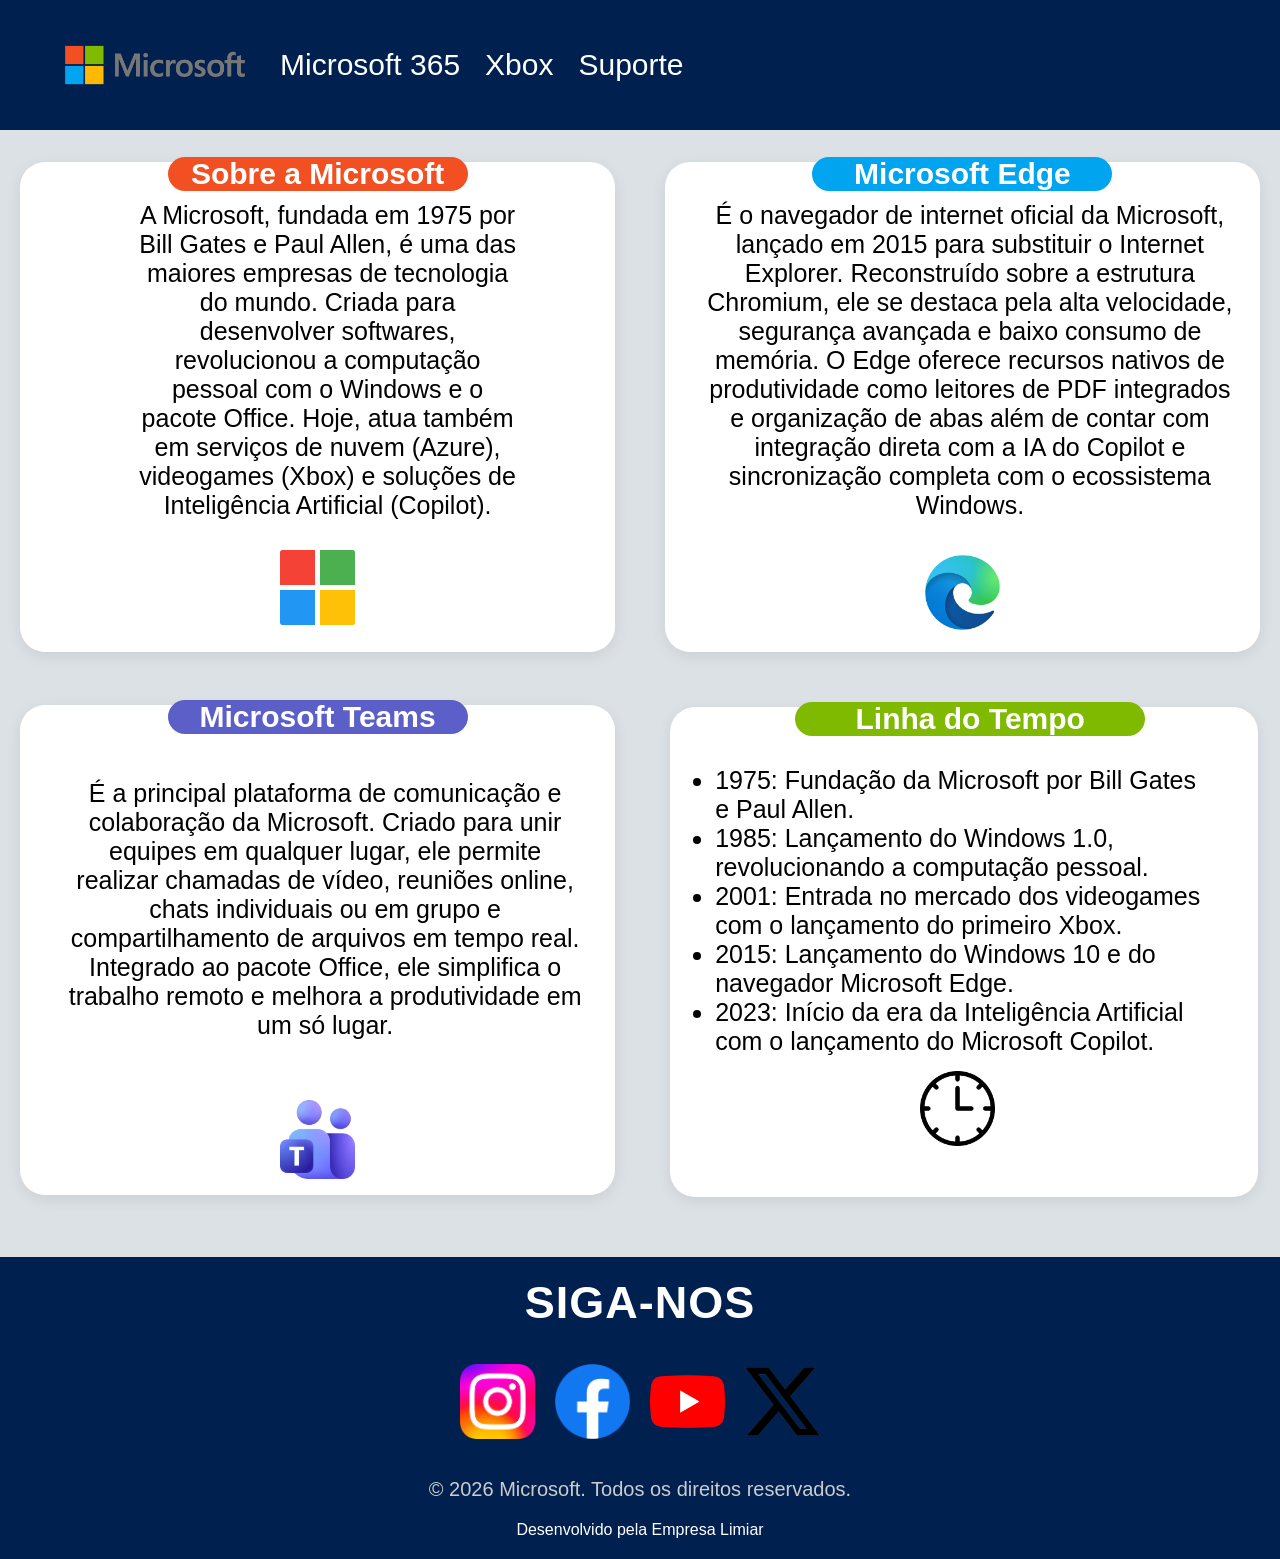
<file: index.html>
<!DOCTYPE html>
<html lang="pt-br">

<head>
    <meta charset="UTF-8">
    <meta name="viewport" content="width=device-width, initial-scale=1.0">
    <title>Microsoft</title>
    <link rel="stylesheet" href="./style.css">
    <link rel="icon" type="image/png" href="./imagens/Microsoft_23401 (1).ico"> <!--Logo microsoft-->
</head>

<body>
    <header>
            <a href="./index.html" class="ancora">
            <img src="./imagens/imagem pagina inicial.webp" width="250px"></a>
            <nav class="ancora">
            <a href="./windows.html" class="ancora">Microsoft 365</a>
            <a href="xbox.html" class="ancora">Xbox</a>
            <a href="./suporte.html" class="ancora">Suporte</a>
        </nav>
    </header>
    <main>
        <section class="caixa-sobre">
            <section class="sobre">
                <h2 id="titulo-sobre">Sobre a Microsoft</h2>
           <p id="paragrafo-sobre">A Microsoft, fundada em 1975 por Bill Gates e Paul Allen, é uma das maiores empresas de 
            tecnologia do mundo. Criada para desenvolver softwares, revolucionou a computação pessoal com o Windows e o pacote Office.
             Hoje, atua também em serviços de nuvem (Azure), videogames (Xbox) e soluções de Inteligência Artificial (Copilot). </p>
             <img  id="imagem-caixa" src="./imagens/logo microsoft paragrafo.png" width="75px">
            </section>
        </section>

        <section class="caixa-fundo">
            <section class="fundo">
                <h2 id="Titulo-caixa">Microsoft Edge</h2>
                <p id="paragrafo-fundo">É o navegador de internet oficial da Microsoft, lançado em 2015 para substituir o Internet 
                    Explorer. Reconstruído sobre a estrutura Chromium, ele se destaca pela alta velocidade, segurança avançada e baixo 
                    consumo de memória. O Edge oferece recursos nativos de produtividade como leitores de PDF 
                    integrados e organização de abas  além de contar com integração direta com a IA do Copilot e sincronização 
                    completa com o ecossistema Windows.</p>
                    <img  id="imagem-fundo" src="./imagens/Microsoft_Edge_logo.png" width="75px">
                </section>
            </section>
    </main>

    <main id="main-dois">
                <section class="box-fundo">
                <section class="box">
                    <h2 id="titulo-box">Microsoft Teams</h2>
                    <p id="paragrafo-box">É a principal plataforma de comunicação e colaboração da Microsoft. Criado para unir equipes 
                        em qualquer lugar, ele permite realizar chamadas de vídeo, reuniões online, chats individuais ou em grupo e 
                        compartilhamento de arquivos em tempo real. Integrado ao pacote Office, ele simplifica o trabalho remoto e
                        melhora a produtividade em um só lugar.</p>
                        <img  id="imagem-box" src="./imagens/Microsoft_Office_Teams_dois.webp" width="75px">
                </section>
            </section>

    

   
                <section class="ultima-caixa">
                <section class="-ultima">
                <h2 id="titulo-final">Linha do Tempo</h2>
                <ul id="lista">
                <li>1975: Fundação da Microsoft por Bill Gates e Paul Allen.</li>
                <li>1985: Lançamento do Windows 1.0, revolucionando a computação pessoal.</li>
                <li>2001: Entrada no mercado dos videogames com o lançamento do primeiro Xbox.</li>
                <li>2015: Lançamento do Windows 10 e do navegador Microsoft Edge.</li>
                <li>2023: Início da era da Inteligência Artificial com o lançamento do Microsoft Copilot.</li>
                </ul>
                <img id="imagem-relogio" src="./imagens/relogio.png" width="75px">
                </section>
                </section>
      </main>

        <footer class="Rodape">
        <h3 id="titulo-rodape">SIGA-NOS</h3>
        <div class="redes-sociais">
<a href="https://www.instagram.com/microsoft?utm_source=ig_web_button_share_sheet&obrf=ZDNlZDc0MzIxNw==" target="_blank">
<img class="imagem-rodape" src="./imagens/instagram-icon.png" width="100px">
</a>

<a href="https://www.facebook.com/Microsoft/" target="_blank">
<img class="imagem-rodape" src="./imagens/Facebook_Logo_(2019).png" width="100px" >
</a>

<a href="https://youtube.com/@microsoft?si=-nxbOy0fIOeGw1J4" target="_blank">
<img class="imagem-rodape" src="./imagens/youtube.png" width="200px">
</a>

<a href="https://x.com/Microsoft?s=20" target="_blank">
<img class="imagem-rodape" src="./imagens/images_twitter-removebg-preview.png" width="100px">
</a>


        </div>
        <p class="copyright">&copy; 2026 Microsoft. Todos os direitos reservados.</p>
        <p>Desenvolvido pela Empresa Limiar</p>
        </footer>
</body>
</html>
</file>
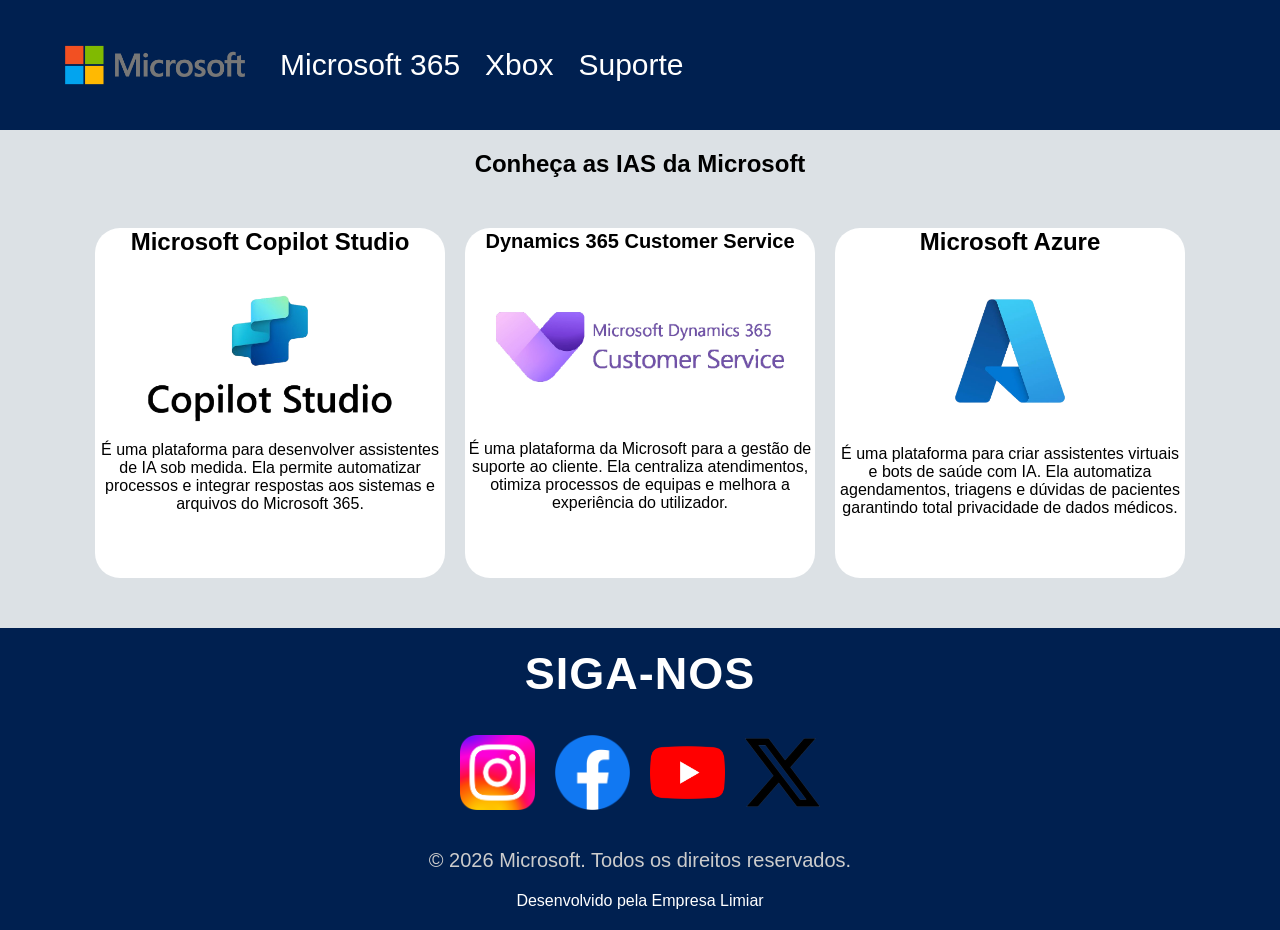
<file: suporte.html>
<!DOCTYPE html>
<html lang="pt-br">

<head>
    <meta charset="UTF-8">
    <meta name="viewport" content="width=device-width, initial-scale=1.0">
    <title>Suporte</title>
    <link rel="stylesheet" href="./suporte.css">
    <link rel="shortcut icon" href="./imagens/Microsoft_23401 (1).ico">
</head>
    <header>
        <a href="./index.html" class="ancora">
            <img src="./imagens/imagem pagina inicial.webp" width="250px"></a>
        <nav class="ancora">
            <a href="./windows.html" class="ancora">Microsoft 365</a>
            <a href="xbox.html" class="ancora">Xbox</a>
            <a href="./suporte.html" class="ancora">Suporte</a>
        </nav>
    </header>
<body>

<h2 id="h2-titulosite"><b>Conheça as IAS da Microsoft</b></h2>

<section class="estrutura-ias">
<div class="caixa-copilot">
<h2 id="titulo-copilot">Microsoft Copilot Studio</h2>
<img id="imagem-copilot" src="./imagens/copilot_studio-removebg-preview.png">
<p id="paragrafo-copilot">É uma plataforma para desenvolver assistentes de IA sob medida. Ela permite automatizar processos e 
    integrar respostas aos sistemas e arquivos do Microsoft 365.</p>
</div>
<div class="dynamic-microsoft">
<h2 id="titulo-dynamic"> Dynamics 365 Customer Service</h2>
<img id="imagem-dynamic" src="./imagens/microsoft_dynamics-removebg-preview.png">
<p id="paragrafo-dynamic">É uma plataforma da Microsoft para a gestão de suporte ao cliente. Ela centraliza atendimentos, 
    otimiza processos de equipas e melhora a experiência do utilizador.</p>
</div>
<div class="azure-ia">
<h2 id="titulo-azure">Microsoft Azure</h2>
<img id="imagem-azure" src="./imagens/azure-removebg-preview.png">
<p id="paragrafo-azure">É uma plataforma para criar assistentes virtuais e bots de saúde com IA. 
Ela automatiza agendamentos, triagens e dúvidas de pacientes garantindo total privacidade de dados médicos.</p>
</div>
</section>
 <footer class="Rodape">
        <h3 id="titulo-rodape">SIGA-NOS</h3>
        <div class="redes-sociais">
<a href="https://www.instagram.com/microsoft?utm_source=ig_web_button_share_sheet&obrf=ZDNlZDc0MzIxNw==" target="_blank">
<img class="imagem-rodape" src="./imagens/instagram-icon.png" width="100px">
</a>

<a href="https://www.facebook.com/Microsoft/" target="_blank">
<img class="imagem-rodape" src="./imagens/Facebook_Logo_(2019).png" width="100px" >
</a>

<a href="https://youtube.com/@microsoft?si=-nxbOy0fIOeGw1J4" target="_blank">
<img class="imagem-rodape" src="./imagens/youtube.png" width="200px">
</a>

<a href="https://x.com/Microsoft?s=20" target="_blank">
<img class="imagem-rodape" src="./imagens/images_twitter-removebg-preview.png" width="100px">
</a>


        </div>
        <p class="copyright">&copy; 2026 Microsoft. Todos os direitos reservados.</p>
        <p>Desenvolvido pela Empresa Limiar</p>
        </footer>
</body>
</html>
</file>
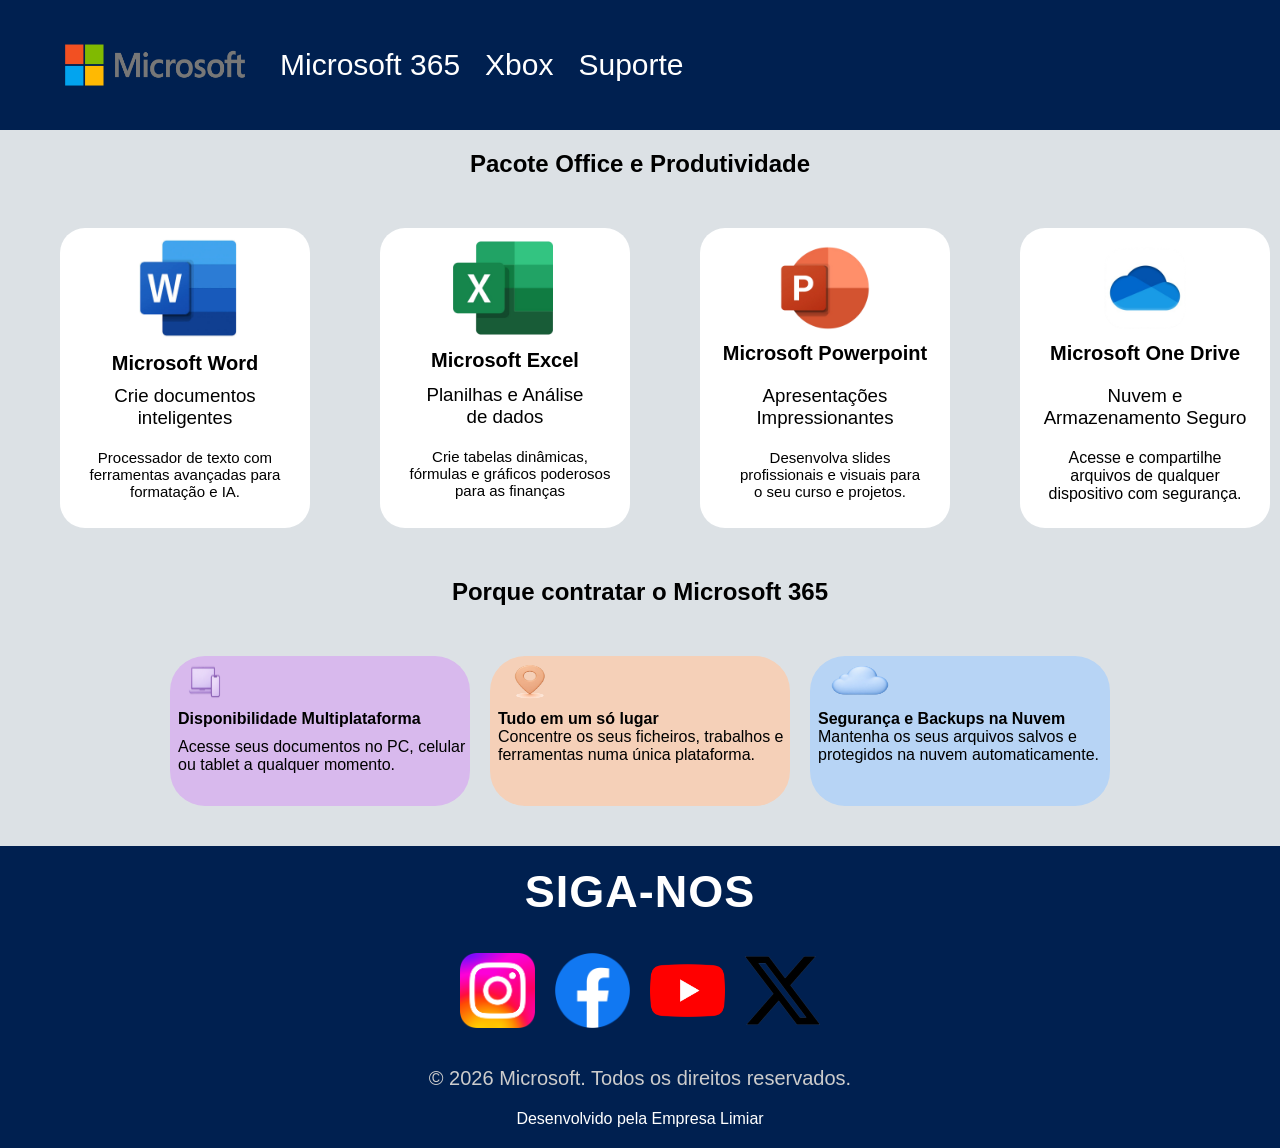
<file: windows.html>
<!DOCTYPE html>
<html lang="pt-br">
    <head>
        <meta charset="UTF-8">
        <meta name="viewport" content="width=device-width, inicial-scale=1.0">
        <title>Pacote office</title>
        <link rel="stylesheet" href="./windows.css">
        <link rel="icon" type="image/png" href="./imagens/Microsoft_23401 (1).ico">
    </head>
    <body>
        <header>
            <a href="./index.html" class="ancora">
            <img id="imagem-microsoft" src="./imagens/imagem pagina inicial.webp"></a>
            <nav class="ancora">
            <a href="./windows.html" class="ancora">Microsoft 365</a>
            <a href="xbox.html" class="ancora">Xbox</a>
            <a href="./suporte.html" class="ancora">Suporte</a>
        </nav>
    </header>
<h2 id="titulo-windows">Pacote Office e Produtividade</h2>

<section class="produtos-section">
<div class="caixa-windows">
<img id="imagem-word"  src="./imagens/word.jpg">
<h2 id="titulo-word">Microsoft Word</h2>
<h3 id="h3-word">Crie documentos <br> inteligentes</h3>
<p id="paragrafo-word">Processador de texto com ferramentas  avançadas para formatação e IA.</p>
</div>

<div class="caixa-windows">
<img id="imagem-excel"  src="./imagens/Excel-foto-certa.png">
<h2 id="titulo-excel">Microsoft Excel</h2>
<h3 id="h3-excel">Planilhas e Análise <br> de dados</h3>
<p id="paragrafo-excel">Crie tabelas dinâmicas, fórmulas e gráficos poderosos para as finanças</p>
</div>
<div class="caixa-windows">
<img  id="imagem-powerpoint" src="./imagens/powerpoint-certinho.png">
<h2 id="titulo-powerpoint">Microsoft Powerpoint</h2>
<h3 id="h3-powerpoint">Apresentações <br> Impressionantes</h3>
<p id="paragrafo-powerpoint">Desenvolva slides <br> profissionais e visuais para <br> o seu curso e projetos.</p>
</div>

<div class="caixa-windows">
<img id="imagem-onedrive"  src="./imagens/One drive -certo.png">
<h2 id="titulo-onedrive">Microsoft One Drive</h2>
<h3 id="h3-one-drive">Nuvem e<br> Armazenamento Seguro</h3>
<p id="paragrafo-onedrive">Acesse e compartilhe <br> arquivos de qualquer <br> dispositivo com segurança.</p>
</div>
</section>

<h2 id="comprar-produtos">Porque contratar o Microsoft 365</h2>
<section class="produtos-compra">
<div class="roxo">
<img id="imagem-roxo" src="./imagens/Laptop_e_Smartphone_em_Lilás_Pastel-removebg-preview.png">
<h4 id="h4-roxo">Disponibilidade Multiplataforma</h4>
<p id="paragrafo-roxo">Acesse seus documentos no PC, celular ou tablet a qualquer momento.</p>
</div>
<div class="cartão-laranja">
<img id="imagem-laranja" src="./imagens/Ícone_de_pino_de_localização_em_pêssego-removebg-preview.png">
<h4 id="h4-laranja">Tudo em um só lugar</h4>
<p id="paragrafo-laranja">Concentre os seus ficheiros, trabalhos e ferramentas numa única plataforma.</p>
</div>

<div class="cartão-azul">
<img id="imagem-azul" src="./imagens/Nuvem_Azul_Pastel_em_3D-removebg-preview.png">
<h4 id="h4-azul">Segurança e Backups na Nuvem</h4>
<p id="paragrafo-azul">Mantenha os seus arquivos salvos e protegidos na nuvem automaticamente.</p>
</div>
</section>

  <footer class="Rodape">
        <h3 id="titulo-rodape">SIGA-NOS</h3>
        <div class="redes-sociais">
<a href="https://www.instagram.com/microsoft?utm_source=ig_web_button_share_sheet&obrf=ZDNlZDc0MzIxNw==" target="_blank">
<img class="imagem-rodape" src="./imagens/instagram-icon.png" width="100px">
</a>

<a href="https://www.facebook.com/Microsoft/" target="_blank">
<img class="imagem-rodape" src="./imagens/Facebook_Logo_(2019).png" width="100px" >
</a>

<a href="https://youtube.com/@microsoft?si=-nxbOy0fIOeGw1J4" target="_blank">
<img class="imagem-rodape" src="./imagens/youtube.png" width="200px">
</a>

<a href="https://x.com/Microsoft?s=20" target="_blank">
<img class="imagem-rodape" src="./imagens/images_twitter-removebg-preview.png" width="100px">
</a>


        </div>
        <p class="copyright">&copy; 2026 Microsoft. Todos os direitos reservados.</p>
        <p>Desenvolvido pela Empresa Limiar</p>
        </footer>


    </body>
</html>
</file>
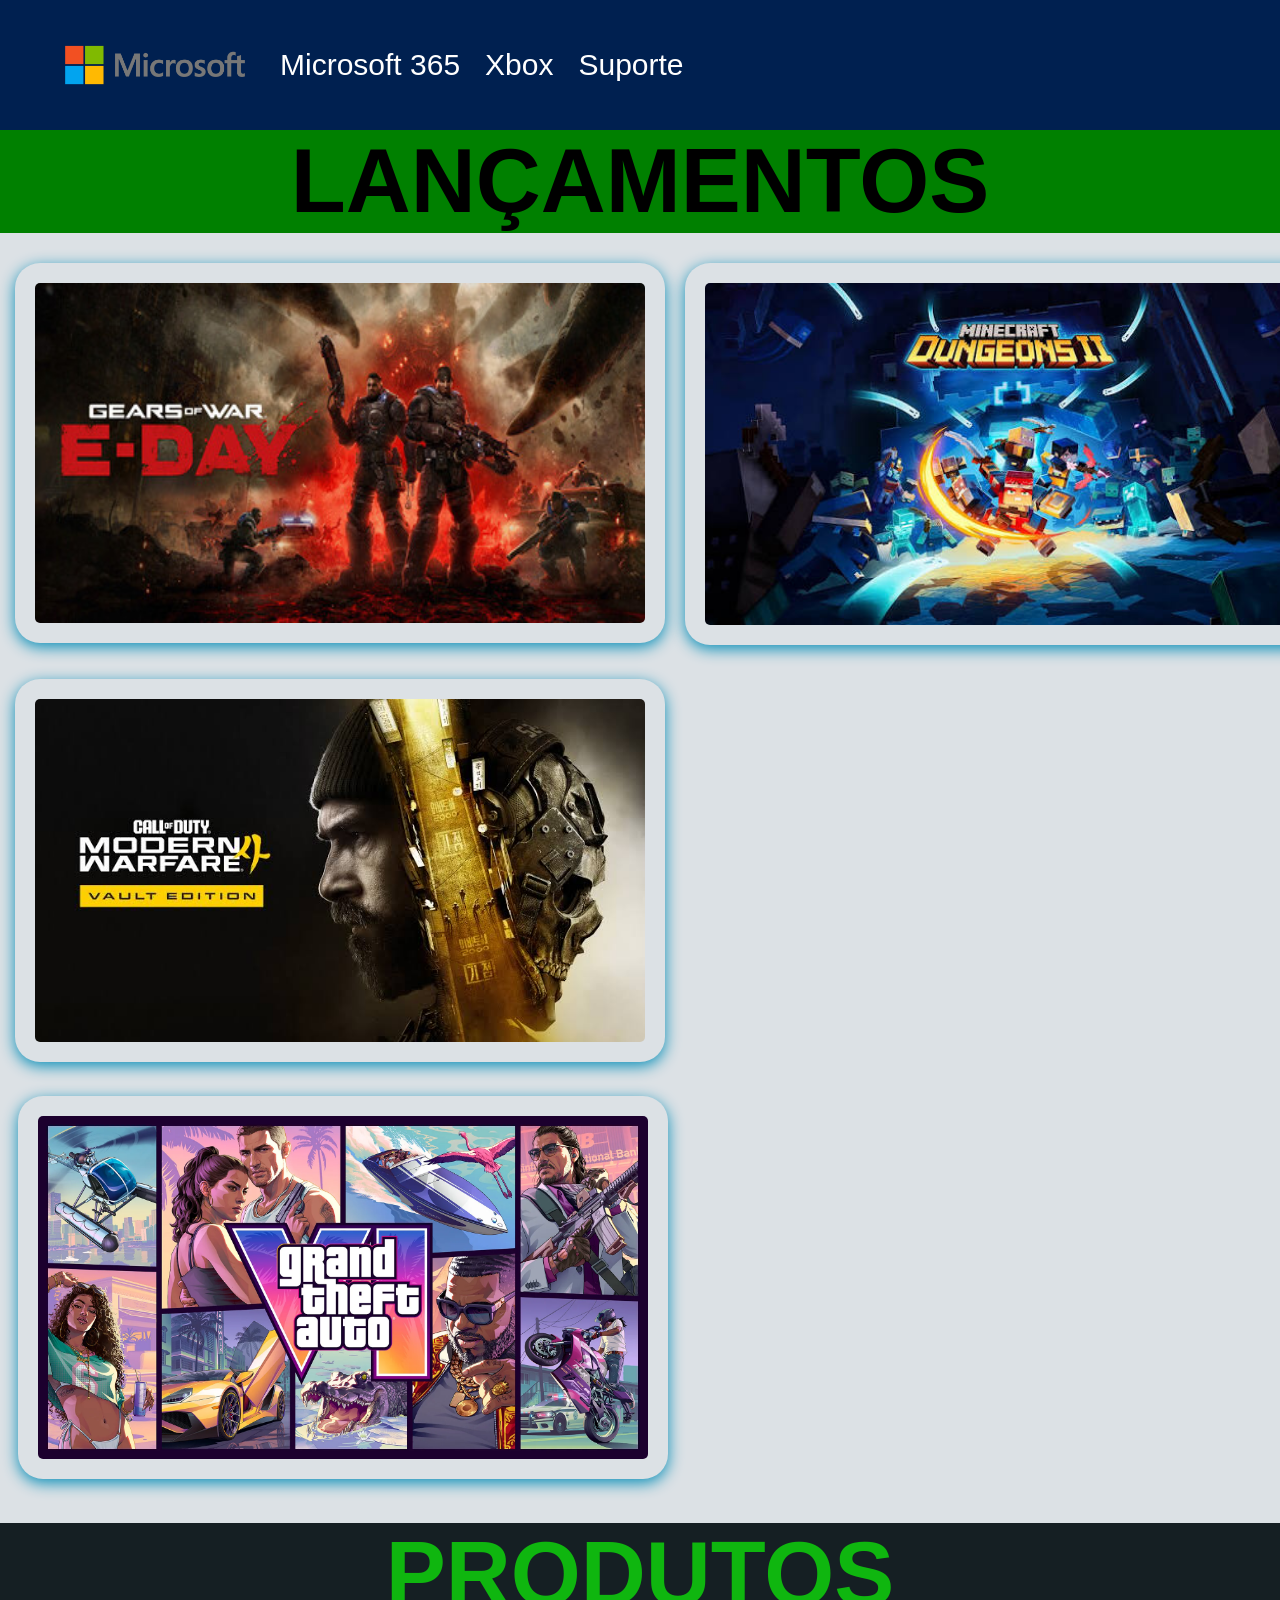
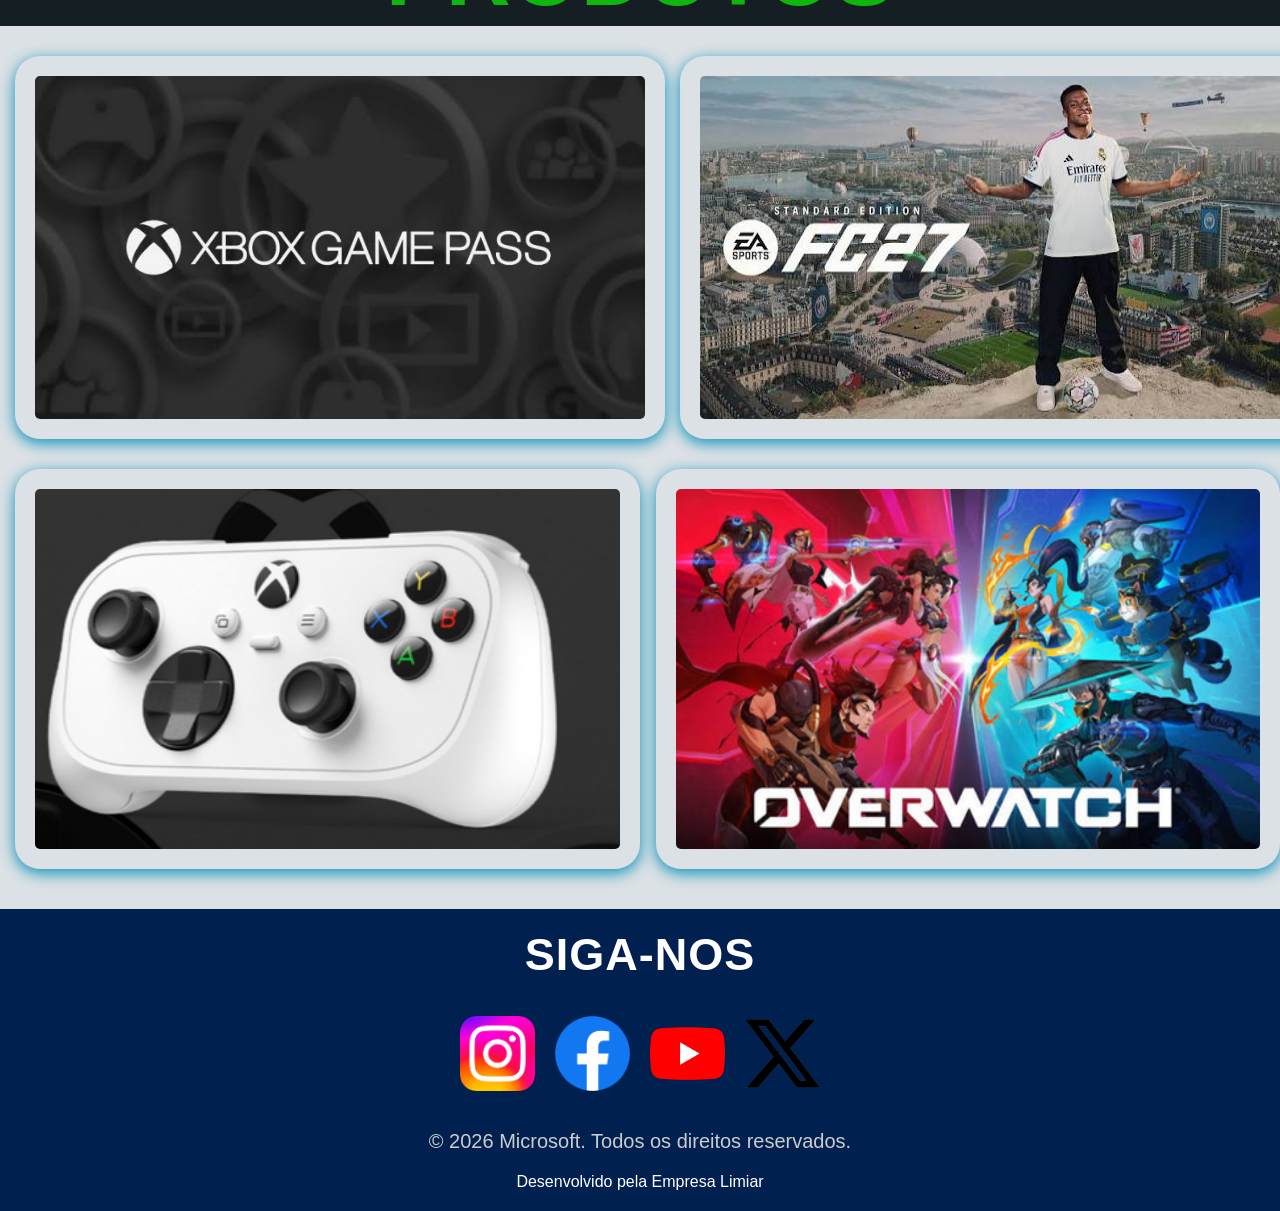
<file: xbox.html>
<!DOCTYPE html>
<html lang="pt-br">

<head>
    <meta charset="UTF-8">
    <meta name="viewport" content="width=device-width, initial-scale=1.0">
    <title>Microsoft</title>
    <link rel="stylesheet" href="./xbox.css">
    <link rel="icon" type="image/png" href="./imagens/Microsoft_23401 (1).ico"> <!--Logo microsoft-->
</head>

<body>
    <header>
            <a href="./index.html" class="ancora">
            <img src="./imagens/imagem pagina inicial.webp" width="250px"></a>
            <nav class="ancora">
            <a href="./windows.html" class="ancora">Microsoft 365</a>
            <a href="./xbox.html" class="ancora">Xbox</a>
            <a href="./suporte.html" class="ancora">Suporte</a>
            </nav>
    </header>
    <main>
<h2 id="lançamentos">LANÇAMENTOS</h2>
<section class="section-lançamento">

<a href="https://www.youtube.com/watch?v=TOEuNKz3XW8&pp=ygUaZ2VhcnMgb2Ygd2FyIGUgZGF5IHRyYWlsZXI%3D" target="_blank">
<img id="imagem-gears" src="./imagens/gears if way.jpg" width="650px>" height="380px" >
</a>

<a href="https://www.youtube.com/watch?v=nHW7oH_kZd4&pp=ygUcbWluZWNyYWZ0IGR1bmdlb25zIDIgdHJhaWxlctIHCQk_DAGHKiGM7w%3D%3D" target="_blank">
<img id="imagem-mine" src="./imagens/minecraft.jfif" width="650px">
</a>
</section>

<section>
<a href="https://www.youtube.com/watch?v=yLFRQaQT0qM&pp=ygUlY2FsbCBvZiBkdXR5IG1vZGVybiB3YXJmYXJlIDQgdHJhaWxlcg%3D%3D" target="_blank">
<img id="imagem-call-of" src="./imagens/call of duty.jfif" width="650px">
</a>
<a href="https://www.youtube.com/watch?v=QdBZY2fkU-0&pp=ygUNZ3RhIDYgdHJhaWxlcg%3D%3D" target="_blank">
<img id="imagem-gta" src="./imagens/gta 6.webp" width="650">
</a>
</section>

<h2 id="produtos">PRODUTOS</h2>
<section class="section-produtos">
<img id="imagem-xbox-game" src="./imagens/Xbox-Game-Pass-free-games-for-February.jpg" width="650px" alt="">
<img class="imagens-produtos" src="./imagens/fifa 27.jfif" width="650px">
</section>

<section class="section-produtos">
<img id="imagem-controle" src="./imagens/CONTROLE.png" width="650px" height="400px">
<img id="imagem-over" src="./imagens/OVERWATCH.png" width="650px">
</section>
    </main>
    
        <footer class="Rodape">
        <h3 id="titulo-rodape">SIGA-NOS</h3>
        <div class="redes-sociais">
<a href="https://www.instagram.com/microsoft?utm_source=ig_web_button_share_sheet&obrf=ZDNlZDc0MzIxNw==" target="_blank">
<img class="imagem-rodape" src="./imagens/instagram-icon.png" width="100px">
</a>

<a href="https://www.facebook.com/Microsoft/" target="_blank">
<img class="imagem-rodape" src="./imagens/Facebook_Logo_(2019).png" width="100px" >
</a>

<a href="https://youtube.com/@microsoft?si=-nxbOy0fIOeGw1J4" target="_blank">
<img class="imagem-rodape" src="./imagens/youtube.png" width="200px">
</a>

<a href="https://x.com/Microsoft?s=20" target="_blank">
<img class="imagem-rodape" src="./imagens/images_twitter-removebg-preview.png" width="100px">
</a>


        </div>
        <p class="copyright">&copy; 2026 Microsoft. Todos os direitos reservados.</p>
        <p>Desenvolvido pela Empresa Limiar</p>
        </footer>
</body>
</html>
</file>
<file: style.css>
* {
    margin: 0%;
    padding: 0%;
    box-sizing: border-box;
/*Estrutura Basica do CSS*/
} 

header {
    background-color: #002050; /*Coloca o Header com a cor de fundo ciano*/
    display: flex; /*Coloca um do lado do outro*/
    justify-content: flex-start; /*Junta os elementos*/
    align-items: center; /* Centraliza verticalmente o logo e os links */
    padding: 10px 30px; /* Adiciona um espaçamento interno*/
    height: 130px;
}
body{
background-color: #dce1e5;;
margin: 0;
padding: 0;
font-family: 'Segoe UI', Tahoma, Geneva, Verdana, sans-serif;
}
.ancora{
display: flex; /*Coloca um do lado do outro*/
gap: 25px; /* Espaço entre Windows, Xbox e Contatos */

}
.ancora a{
    color: white; /*Altera a cor de branco pra preto*/
    text-decoration: none; /*Remove o sublinhado*/
    font-size: 30px; /*Tamanho da fonte*/
}

main{
display: flex; /*Coloca as duas seções lado a lado*/
justify-content: space-between; /*Centraliza os itens*/
flex-wrap: wrap;
gap: 20px; /*Cria espaçamento entre elas*/
padding: 20px; /*desce o conteudo*/
align-items: stretch; /*Faz os itens esticarem no eixo transversal*/
width: 100%; /*Largura do Main*/

}
.caixa-sobre {
    background-color: white; /*Coloca a cor verde de fundo na caixa*/
    height: 490px; /*Altura da caixa*/
    width: 45%; /*Largura da caixa*/
    border-radius: 25px; /*Arredondamento da borda da caixa*/
    margin-top: 1%; /*Margem externa de 1%*/
    display: flex; /*Ativa o flexbox e coloca as imagens um do lado da outro*/
    flex: 1; /*Faz a caixa crescer e dividir o espaço disponivel de forma igual*/
    max-width: 48%; /*Limite de largura para que as caixas ocupem a mesma linha*/
    padding: 20px; /*Espaçamento interno onde esta os textos*/
    flex-direction: column; /*Organiza os itens em forma vertical*/
    align-items: center; /*Centraliza os textos no meio*/
    box-shadow: 0 4px 15px rgba(0, 0, 0, 0.08);
    transition: transform 0.2s ease;
}
.caixa-sobre:hover{
transform: translateY(-7px);

}
.sobre {
    display: flex; /*Ativa o flexbox e coloca as imagens um do lado do outro*/
    flex-direction: column; /*Organiza os itens em forma vertical*/
    text-align: center; /*Centraliza o texto no meio*/
    align-items: center; /*Centraliza os textos no meio*/
    width: 70%; /*Altura da caixa que contém os conteúdos*/
}
#paragrafo-sobre{
text-align: center; /*Centraliza o texto*/
width: 100%; /*Altura do texto*/
margin: 10px; /*Distancia o titulo do paragrafo*/
margin-left: 30px; /*Puxa o texto para a esquerda*/
font-size: 25px; /*Aumenta o tamanho da fonte do paragrafo*/
padding: -20px; /*Desce o texto*/
color: black;
}

#titulo-sobre {
    background-color: #f25022; /*Cor do fundo da caixa*/
    color: white;
    width: 300px; /*Tamanho da caixa*/
    border: 100px; /*O tamanho da borda*/
    border-radius: 25px; /*O quanto vai arredondar a borda*/
    text-align: center; /*Centraliza o texto*/
    margin-left: 100x; /*Coloca o texto no meio da caixa*/
    margin-top: -25px; /*Puxa o titulo pra cima*/
    font-size: 30px;
}
#imagem-caixa{
    margin-top: 20px;
}

.caixa-fundo {
    background-color: white; /*Cor de fundo da caixa verde*/
    height: 490px; /*Altura da caixa*/
    width: 100px; /*Largura da caixa*/
    border-radius: 25px; /*Tamanho do arredondamento da caixa*/
    margin-top: 1%; /*Margem externa de 1%*/
    display: flex; /*Ativa o display flex e coloca os elementos um do lado do outro*/
    flex: 1; /*Faz a caixa crescer e dividir o espaço disponivel de forma igual*/
    max-width: 48%; /*Limite de largura para que as caixas ocupem a mesma linha*/
    padding: 20px; /*Espaçamento interno onde esta os textos*/
    flex-direction: column; /*Organiza os itens em forma vertical*/
    align-items: center; /*Centraliza os elementos*/
    box-shadow: 0 4px 15px rgba(0, 0, 0, 0.08);
    transition: transform 0.2s ease;
}
.caixa-fundo:hover{
transform: translateY(-7px);
}

.fundo {
    display: flex; /*Ativa o flexbox*/
    flex-direction: column; /*Organiza os itens em forma vertical*/
    text-align: center; /*Centraliza os textos*/
    align-items: center; /*Centraliza os elementos*/
}

#Titulo-caixa {
    background-color: #00a4ef; /*Cor do fundo da caixa de laranja*/
    color: white;
    width: 300px; /*Largura da caixa*/
    border: 100px; /*Tamanho da borda*/
    border-radius: 25px; /*Tamanho do arredondamento da borda*/
    margin-top: -25px; /*Puxa o texto pra cima*/
    font-size: 30px;
}
#paragrafo-fundo{
text-align: center; /*Centraliza o paragrafo*/
width: 97%; /*Largura do paragrafo*/
margin: 10px; /*Distancia do titulo*/
margin-left: 25px; /* puxa o texto para esquerda*/
padding: -30px; /*Desce o texto*/
font-size: 25px;  /*Aumenta o tamanho da fonte do paragrafo*/
color: black;
}
#imagem-fundo{
margin-top: 25px;


}
.box-fundo{
    background-color: white; /*Coloca a cor verde de fundo na caixa*/

    height: 490px; /*Altura da caixa*/
    width: 48%; /*Largura da caixa*/
    border-radius: 25px; /*Arredondamento da borda da caixa*/
    margin-top: 1%; /*Margem externa de 1%*/
    display: flex; /*Ativa o flexbox e coloca as imagens um do lado da outro*/
    flex: 1; /*Faz a caixa crescer e dividir o espaço disponivel de forma igual*/
    max-width: 48%; /*Limite de largura para que as caixas ocupem a mesma linha*/
    padding: 20px; /*Espaçamento interno onde esta os textos*/
    flex-direction: column; /*Organiza os itens em forma vertical*/
    align-items: center; /*Centraliza os textos no meio*/
    margin-right: 850px; /*Joga a caixa para a esquerda*/
    box-shadow: 0 4px 15px rgba(0, 0, 0, 0.08);
    transition: transform 0.2s ease;
}
.box-fundo:hover{
transform: translateY(-7px);
}
.box{
    display: flex; /*Ativa o flexbox e coloca as imagens um do lado do outro*/
    flex-direction: column; /*Organiza os itens em forma vertical*/
    text-align: center; /*Centraliza o texto no meio*/
    align-items: center; /*Centraliza os textos no meio*/
    width: 70%; /*Altura da caixa que contém os conteúdos*/
}
#titulo-box{
    background-color: #5b5fc7; /*Cor do fundo da caixa de laranja*/
    color: white;
    width: 300px; /*Largura da caixa*/
    border: 100px; /*Tamanho da borda*/
    border-radius: 25px; /*Tamanho do arredondamento da borda*/
    margin-top: -25px; /*Puxa o texto pra cima*/
     font-size: 30px;
}
#paragrafo-box{
text-align: center; /*Centraliza o paragrafo*/
width: 150%; /*Largura do paragrafo*/
margin: 10px; /*Distancia do titulo*/
margin-left: 25px; /* puxa o texto para esquerda*/
font-size: 25px; /*Aumenta o tamanho da fonte do paragrafo*/
padding: 35px; /*Desce o texto*/
color: black;
}
#imagem-box{
margin-top: 15px;
}
.ultima-caixa{
    background-color: white;  /*Cor da caixa*/
    height: 490px;  /*Altura da caixa*/
    width: 300px;
    border-radius: 25px; /*Arredondamento da caixa*/
    padding: -20px;   /*Desce a caixa*/
    margin-top: 15px; /*Espaçamento externo*/
    margin-left: -815px; /*joga a caixa pra esquerda*/
    margin-right: 2px; /*joga a caixa pra direita*/
    
    display: flex; /*Ativa o flexbox*/
    flex-direction: column; /*Coloca o conteudo em coluna*/
    gap: 20px; /*define o espaço*/
    flex: 1; /*Faz a caixa crescer e dividir o espaço disponivel de forma igual*/
    box-shadow: 0 4px 15px rgba(0, 0, 0, 0.08);
    transition: transform 0.2s ease;
}
.ultima-caixa:hover{
transform: translateY(-7px);
}
#titulo-final{
    background-color: #7fba00; /*Cor do fundo da caixa de laranja*/
    color: white;
    width: 350px; /*Largura da caixa*/
    border: 100px; /*Tamanho da borda*/
    border-radius: 25px; /*Tamanho do arredondamento da borda*/
    margin-top: -5px; /*Puxa o texto pra cima*/
    text-align: center; /*Centraliza os textos*/
    margin-left: 125px; /*Joga a caixa pra direita*/
    font-size: 30px;
    
    
}
#lista{
padding: 45px; /*Aumenta o tamanho da fonte do paragrafo*/
font-size: 25px; /*Desce o texto*/
margin-top: -15px;
color: black;
}
#imagem-relogio{
margin-top: -30px;
margin-left: 250px;
}
.Rodape{
background-color: #002050;
color: white;
text-align: center;
padding: 20px;
margin-top: 40px;
display: flex;
flex-direction: column;
align-items: center;
justify-content: center;
gap: 20px;

}
#titulo-rodape{
font-family: 'Segoe UI', sans-serif;
  font-size: 45px;
  letter-spacing: 1px;
  margin-bottom: 15px;
}
.redes-sociais{
display: flex;
flex-direction: row;
gap: 20px;
align-items: center;
justify-content: center;

}
.imagem-rodape{
    height: 75px;
width: auto;
display: inline-block;
margin: 0;
object-fit: contain;
}


.copyright {
  font-size: 20px;
  color: #cccccc;
  margin-top: 15px;
  font-family: 'Segoe UI', sans-serif;
}
</file>
<file: suporte.css>
*{
    margin: 0%;
    padding: 0%;
    box-sizing: border-box;
}

header {
  background-color: #002050; /*Coloca o Header com a cor de fundo ciano*/
  display: flex; /*Coloca um do lado do outro*/
  justify-content: flex-start; /*Junta os elementos*/
  align-items: center; /* Centraliza verticalmente o logo e os links */
  padding: 10px 30px; /* Adiciona um espaçamento interno*/
  height: 130px;
}
.ancora{
    display: flex; /*Coloca um do lado do outro*/
    gap: 25px; /* Espaço entre Windows, Xbox e Contatos */
}
  .ancora a{
    color: white; /*Altera a cor de branco pra preto*/
    text-decoration: none; /*Remove o sublinhado*/
    font-size: 30px; /*Tamanho da fonte*/
}
#imagem-microsoft{
  width: 250px;
}
body{
background-color: #dce1e5;;
margin: 0;
padding: 0;
font-family: 'Segoe UI', Tahoma, Geneva, Verdana, sans-serif;}
.estrutura-ias{
display: flex;
justify-content: center;
align-items: stretch;
gap: 20px;
margin: 50px;
}
#h2-titulosite{
margin-top: 20px;

}
.caixa-copilot{
background-color: white;
border: 100px ;
border-radius: 25px;
width: 350px;
height: 350px;
text-align: center;
transition: transform 0.2s ease, box-shadow 0.2s ease;}
.caixa-copilot:hover{
transform: translateY(-10px);
}
#imagem-copilot{
width: 400px;
padding: 50px;
margin-left: -25px;
margin-top: -60px;
}
#h2-titulosite{
text-align: center;
font-weight: 400;   
}
#paragrafo-copilot{
margin-top: -90px;
}
.dynamic-microsoft{
background-color: white;
border: 100px ;
border-radius: 25px;
width: 350px;
height: 350px;
text-align: center;
transition: transform 0.2s ease, box-shadow 0.2s ease;}
.dynamic-microsoft:hover{
transform: translateY(-10px);
}
#titulo-dynamic{
text-align: center;
font-size: 20px;
margin-top: 2px;
}
#imagem-dynamic{
width: 300px;
margin-top: 50px;
}
#paragrafo-dynamic{
margin-top: 45px;
}
.azure-ia{
background-color: white;
border: 100px ;
border-radius: 25px;
width: 350px;
height: 350px;
text-align: center;
transition: transform 0.2s ease, box-shadow 0.2s ease;}
.azure-ia:hover{
transform: translateY(-10px);  
}
#titulo-azure{
text-align: center;
}
#imagem-azure{
width: 300px;
padding: 90px;
margin-top: -55px;
}
#paragrafo-azure{
margin-top: -60px;
}

.Rodape{
background-color: #002050;
color: white;
text-align: center;
padding: 20px;
margin-top: 40px;
display: flex;
flex-direction: column;
align-items: center;
justify-content: center;
gap: 20px;

}
#titulo-rodape{
font-family: 'Segoe UI', sans-serif;
  font-size: 45px;
  letter-spacing: 1px;
  margin-bottom: 15px;
}
.redes-sociais{
display: flex;
flex-direction: row;
gap: 20px;
align-items: center;
justify-content: center;

}
.imagem-rodape{
height: 75px;
width: auto;
display: inline-block;
margin: 0;
object-fit: contain;
}


.copyright {
  font-size: 20px;
  color: #cccccc;
  margin-top: 15px;
  font-family: 'Segoe UI', sans-serif;
}
</file>
<file: windows.css>
*{
    margin: 0%;
    padding: 0%;
    box-sizing: border-box;
}

header {
  background-color: #002050; /*Coloca o Header com a cor de fundo ciano*/
  display: flex; /*Coloca um do lado do outro*/
  justify-content: flex-start; /*Junta os elementos*/
  align-items: center; /* Centraliza verticalmente o logo e os links */
  padding: 10px 30px; /* Adiciona um espaçamento interno*/
  height: 130px;
}
.ancora{
    display: flex; /*Coloca um do lado do outro*/
    gap: 25px; /* Espaço entre Windows, Xbox e Contatos */
}
  .ancora a{
    color: white; /*Altera a cor de branco pra preto*/
    text-decoration: none; /*Remove o sublinhado*/
    font-size: 30px; /*Tamanho da fonte*/
}
#imagem-microsoft{
  width: 250px;
}
    body{
      background-color: #dce1e5;;
      margin: 0;
      padding: 0;
      font-family: 'Segoe UI', Tahoma, Geneva, Verdana, sans-serif;
    }
#titulo-windows{
text-align: center;
margin-top: 20px;
}
.caixa-windows{
background-color: white;
border: 100px;
border-radius: 25px;
width: 250px;
height: 300px;
margin-left: 50px;
margin-top: 50px;
}

.produtos-section{
display: flex;
justify-content: center;
align-items: stretch;
gap: 20px;
}
.caixa-windows{
background-color: white;
border: 100px ;
border-radius: 25px;
text-align: center;
transition: transform 0.2s ease, box-shadow 0.2s ease;

}
.caixa-windows:hover{
transform: translateY(-10px);
}
#imagem-word{
width: 150px;
margin-left: 10px;
margin-top: 10px;
}
#h-word{
text-align: center;
}
#titulo-word{
  font-size: 20px;
text-align: center;
padding: 10px;
}
#h3-word{
text-align: center;
font-weight: 400;
}
#paragrafo-word{
font-size: 15px;
text-align: center;
padding: 20px;
}
#imagem-excel{
width: 100px;
margin-left:-5px;
margin-top: 10px;
}
#titulo-excel{
  font-size: 20px;
text-align: center;
padding: 7px;
}
#h3-excel{
text-align: center;
font-weight: 400;
padding: 5px;
}
#paragrafo-excel{
font-size: 15px;
text-align: center;
margin-left: 10px;
padding: 15px;

}
#imagem-powerpoint{
width: 100px;
margin-top: 10px;

}
#titulo-powerpoint{
font-size: 20px;
}
#h3-powerpoint{
text-align: center;
font-weight: 400;
padding: 20px;
}
#paragrafo-powerpoint{
font-size: 15px;
text-align: center;
margin-left: 10px;
padding: -50px;
}
#imagem-onedrive{
width: 100px;
margin-top: 10px;
}
#titulo-onedrive{
font-size: 20px;
}
#h3-one-drive{
text-align: center;
font-weight: 400;
padding: 20px;
}
#comprar-produtos{
text-align: center;
padding: 50px;
}
.produtos-compra{
display: flex;
justify-content: center;
align-items: stretch;
gap: 20px;
}
.roxo{
background-color: #D8B9ED;
border-radius: 35px;
width: 300px;
height: 150px;
transition: transform 0.2s ease, box-shadow 0.2s ease;
}
.roxo:hover{
transform: translateY(-10px);
}
#imagem-roxo{
width: 50px;
height: 50px;
margin-left: 10px;
}
#h4-roxo{
margin-left: 8px;
}
#paragrafo-roxo{
margin-left: 8px;
margin-top: 10px;
}
.cartão-laranja{
background-color: #F5D0B8;
border-radius: 35px;
width: 300px;
height: 150px;
transition: transform 0.2s ease, box-shadow 0.2s ease;
}
.cartão-laranja:hover{
transform: translateY(-10px);
}
#imagem-laranja{
height: 50px;
width: 100px;
margin-left: -10px;
}
#h4-laranja{
margin-left: 8px;
}
#paragrafo-laranja{
margin-left: 8px;
}
.cartão-azul{
background-color: #B7D4F5;
border-radius: 35px;
width: 300px;
height: 150px;
transition: transform 0.2s ease, box-shadow 0.2s ease;
}
.cartão-azul:hover{
transform: translateY(-10px);
}
#imagem-azul{
height: 50px;
width: 100px;
}
#h4-azul{
margin-left: 8px;
}
#paragrafo-azul{
margin-left: 8px;
}
.Rodape{
    background-color: #002050;
    color: white;
    text-align: center;
    padding: 20px;
    margin-top: 40px;
    display: flex;
    flex-direction: column;
    align-items: center;
    justify-content: center;
    gap: 20px;
    
    }
    #titulo-rodape{
    font-family: 'Segoe UI', sans-serif;
      font-size: 45px;
      letter-spacing: 1px;
      margin-bottom: 15px;
    }
    .redes-sociais{
    display: flex;
    flex-direction: row;
    gap: 20px;
    align-items: center;
    justify-content: center;
    
    }
    .imagem-rodape{
        height: 75px;
    width: auto;
    display: inline-block;
    margin: 0;
    object-fit: contain;
    }
    
    
    .copyright {
      font-size: 20px;
      color: #cccccc;
      margin-top: 15px;
      font-family: 'Segoe UI', sans-serif;
    }
    img{
        width: 200px;
        height: 100px;
    }
</file>
<file: xbox.css>
@import url('https://fonts.cdnfonts.com/css/ignis-et-glacies-sharp-2');

* {
    margin: 0%;
    padding: 0%;
    box-sizing: border-box;
/*Estrutura Basica do CSS*/}
header {
    background-color: #002050; /*Coloca o Header com a cor de fundo ciano*/
    display: flex; /*Coloca um do lado do outro*/
    justify-content: flex-start; /*Junta os elementos*/
    align-items: center; /* Centraliza verticalmente o logo e os links */
    padding: 10px 30px; /* Adiciona um espaçamento interno*/
    height: 130px;
}
body{
background-color: #dce1e5;
margin: 0;
padding: 0;
font-family: 'Segoe UI', Tahoma, Geneva, Verdana, sans-serif;
}
.ancora{
display: flex; /*Coloca um do lado do outro*/
gap: 25px; /* Espaço entre Windows, Xbox e Contatos */

}
.ancora a{
    color: white; /*Altera a cor de branco pra preto*/
    text-decoration: none; /*Remove o sublinhado*/
    font-size: 30px; /*Tamanho da fonte*/
}
#lançamentos{
        background-color: green;
        text-align: center;
        font-size: 90px;
        font-family: 'Ignis et Glacies Sharp', sans-serif;
}
#produtos{
background-color: #151F23;
text-align: center;
font-size: 90px;
color: #0fb60f;
font-family: 'Ignis et Glacies Sharp', sans-serif;
margin-top: 40px;
}
.imagens-lançamentos{
border-radius: 25px;
padding: 20px;
box-shadow: 0 4px 15px rgb(10, 144, 185);
transition: transform 0.2s ease;
margin-top: 30px;
}
.imagens-lançamentos:hover{
transform: translateY(-10px);
}
#imagem-gears{
border-radius: 25px;
padding: 20px;
box-shadow: 0 4px 15px rgb(10, 144, 185);
transition: transform 0.2s ease;
margin-top: 30px;
margin-left: 15px;
}
#imagem-gears:hover{
transform: translateY(-10px); 
}
#imagem-mine{
border-radius: 25px;
padding: 20px;
box-shadow: 0 4px 15px rgb(10, 144, 185);
transition: transform 0.2s ease;
margin-top: 30px;
margin-left: 5px; 
}
#imagem-mine:hover{
transform: translateY(-10px);
}
#imagem-call-of{
border-radius: 25px;
padding: 20px;
box-shadow: 0 4px 15px rgb(10, 144, 185);
transition: transform 0.2s ease;
margin-top: 30px;
margin-left: 15px;
}
#imagem-call-of:hover{
transform: translateY(-10px);
}
#imagem-gta{
border-radius: 25px;
padding: 20px;
box-shadow: 0 4px 15px rgb(10, 144, 185);
transition: transform 0.2s ease;
margin-top: 30px;
margin-left: 18px;
}
#imagem-gta:hover{
transform: translateY(-10px);
}
.section-lançamento{
display: flex;
gap: 15px;
}
.section-produtos{
display: flex;
gap: 15px;
}

#imagem-xbox-game{
border-radius: 25px;
padding: 20px;
box-shadow: 0 4px 15px rgb(10, 144, 185);
transition: transform 0.2s ease;
margin-top: 30px;
margin-left: 15px;  
}
#imagem-xbox-game:hover{
transform: translateY(-10px);
}
#imagem-controle{
border-radius: 25px;
padding: 20px;
box-shadow: 0 4px 15px rgb(10, 144, 185);
transition: transform 0.2s ease;
margin-top: 30px;  
margin-left: 15px; 
}
#imagem-controle:hover{
transform: translateY(-10px);
}
#imagem-over{
border-radius: 25px;
padding: 20px;
box-shadow: 0 4px 15px rgb(10, 144, 185);
transition: transform 0.2s ease;
margin-top: 30px;
margin-left: 1px;
}
#imagem-over:hover{
transform: translateY(-10px);
}
.imagens-produtos{
border-radius: 25px;
padding: 20px;
box-shadow: 0 4px 15px rgb(10, 144, 185);
transition: transform 0.2s ease;
margin-top: 30px;
}
.imagens-produtos:hover{
transform: translateY(-10px);  
}
.Rodape{
background-color: #002050;
color: white;
text-align: center;
padding: 20px;
margin-top: 40px;
display: flex;
flex-direction: column;
align-items: center;
justify-content: center;
gap: 20px;

}
#titulo-rodape{
font-family: 'Segoe UI', sans-serif;
  font-size: 45px;
  letter-spacing: 1px;
  margin-bottom: 15px;
}
.redes-sociais{
display: flex;
flex-direction: row;
gap: 20px;
align-items: center;
justify-content: center;

}
.imagem-rodape{
height: 75px;
width: auto;
display: inline-block;
margin: 0;
object-fit: contain;
}


.copyright {
  font-size: 20px;
  color: #cccccc;
  margin-top: 15px;
  font-family: 'Segoe UI', sans-serif;
}
</file>
